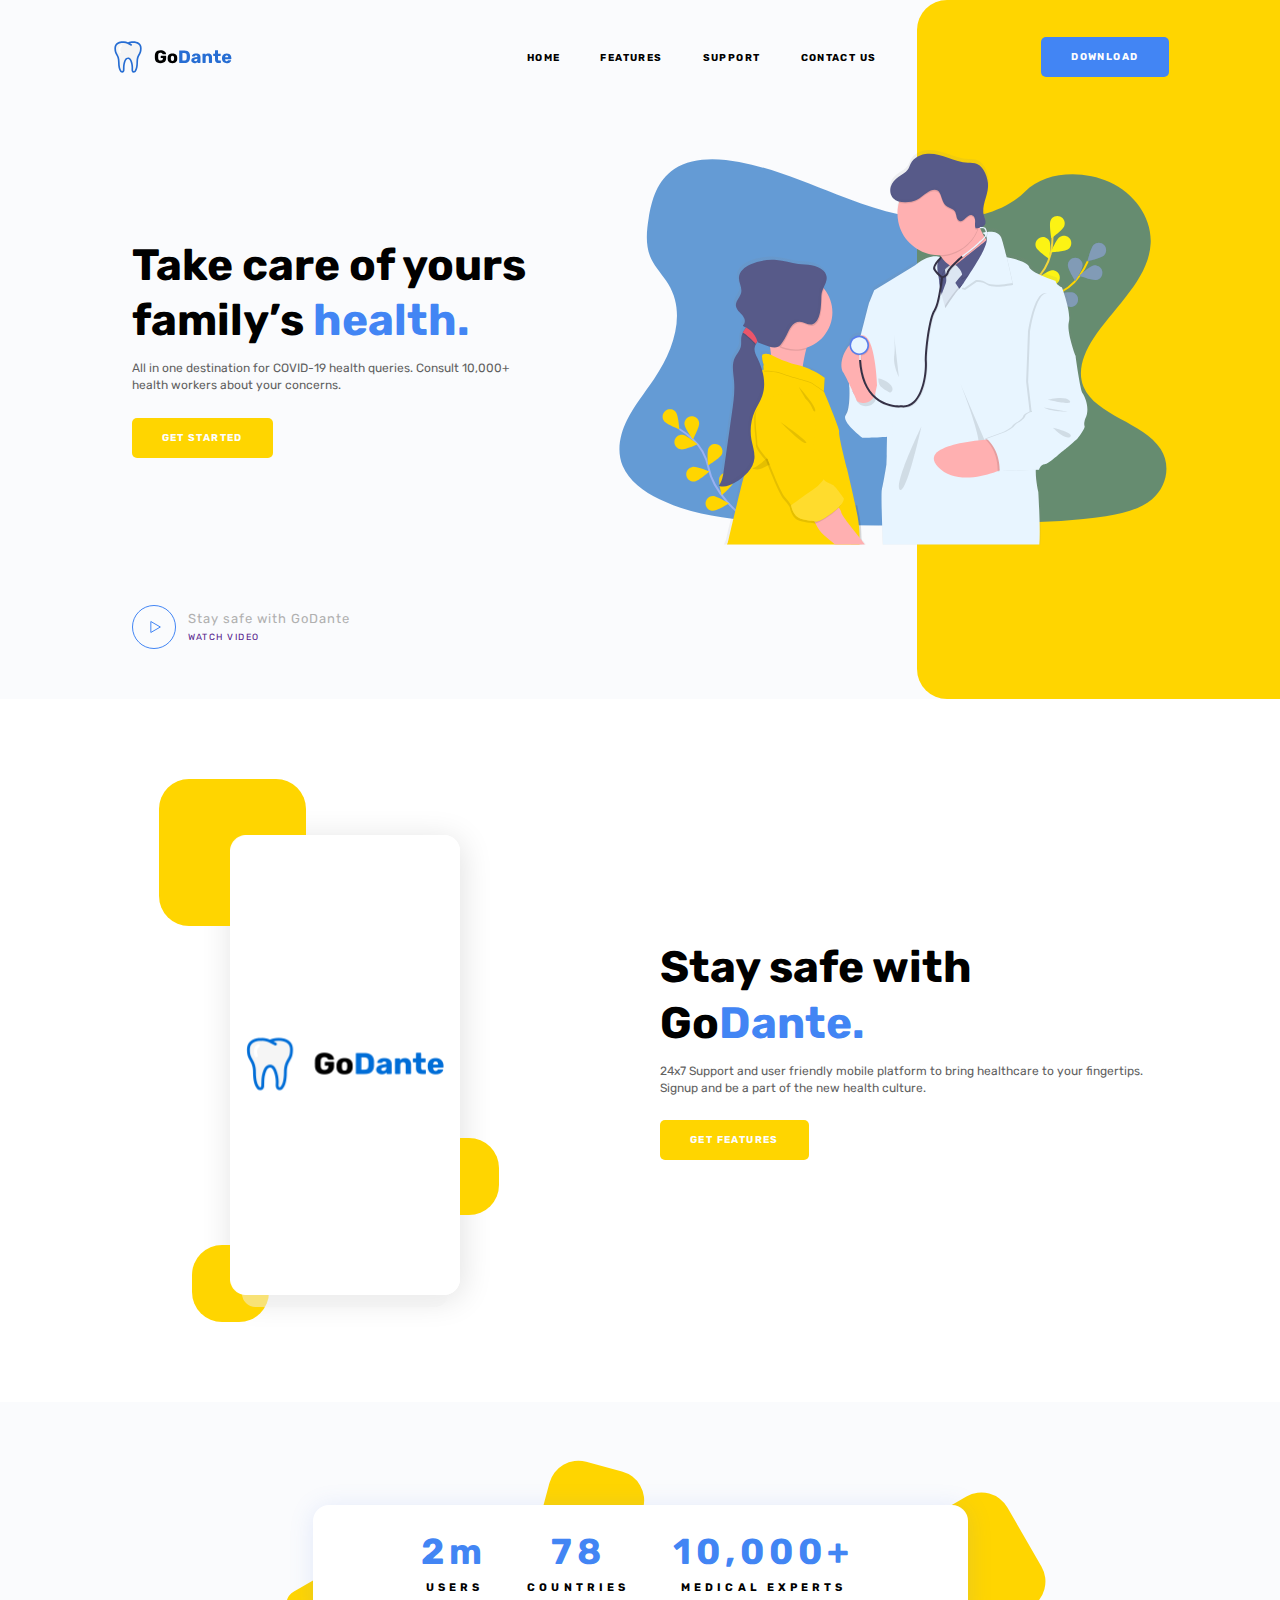
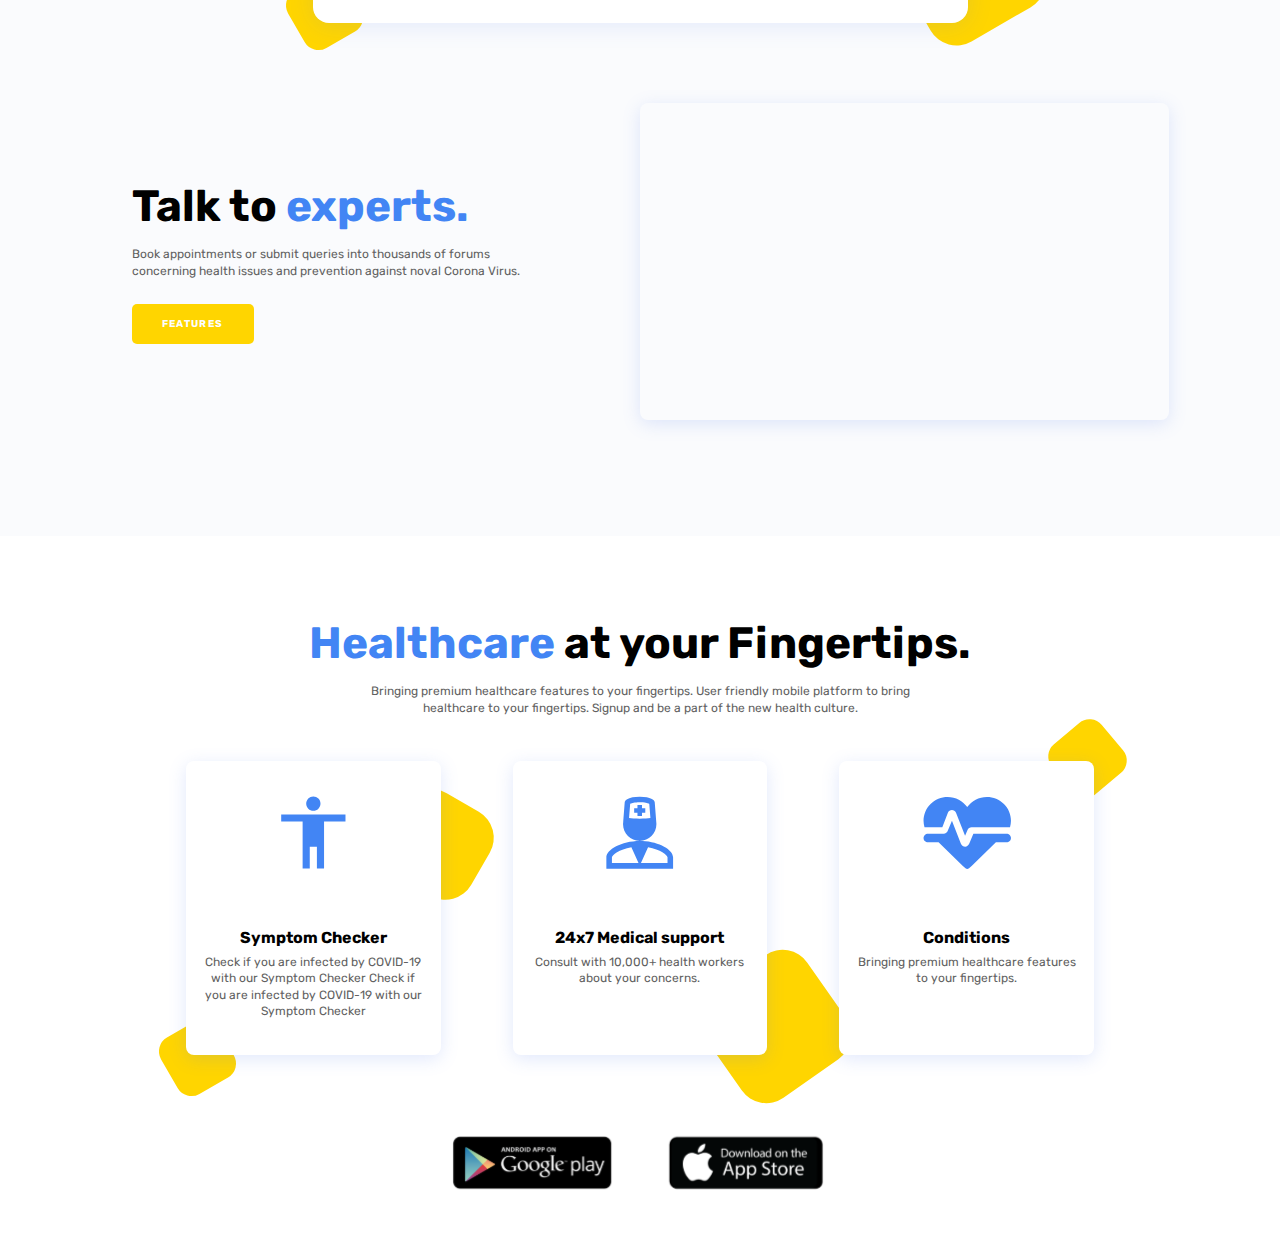
<file: index.html>
<!DOCTYPE html>
<html lang="en">

<head>
    <meta charset="UTF-8">
    <meta http-equiv="X-UA-Compatible" content="IE=edge">
    <meta name="viewport" content="width=device-width, initial-scale=1.0">
    <link rel="stylesheet" href="css/style.min.css">
    <title>GoForward</title>
</head>
<body>

    <div class="wrapper">
        <header id="open" class="header">
    <div id="close" class="header__container">
        <a href="" class="header__logo">
            <img src="img/logo_icon.svg" alt="Oops! Here is logo)">
        </a>
        <div class="header__menu menu">
            <nav  class="menu__body">
                <ul class="menu__list">
                    <li class="menu__item"><a href="" class="menu__link">HOME</a></li>
                    <li class="menu__item"><a href="" class="menu__link">FEATURES</a></li>
                    <li class="menu__item"><a href="" class="menu__link">SUPPORT</a></li>
                    <li class="menu__item"><a href="" class="menu__link">CONTACT US</a></li>
                </ul>
            </nav>
        </div>
        <div class="header__button">
            <a href="" class="button button_blue">DOWNLOAD</a>
            <a class="icon-menu" type="button" href="#open"><span></span></a>
            <a class="close-icon-menu" type="button" href="#close"></a>
        </div>        
    </div>
</header>
        
        <main class="main">
            <section class="get-started">
                <div class="get-started__container">
                    <div class="get-started__content">
                        <div class="get-started__block-text block-text">
                            <h1 class="block-text__title block-text__title_blue">
                                Take care of yours family’s <span>health.</span>
                            </h1>
                            <div class="block-text__text">
                                All in one destination for COVID-19 health queries.  Consult 10,000+ health workers about your concerns.
                            </div>
                            <a href="" class="block-text__button button">GET STARTED</a>
                        </div>
                    </div>
                    <div class="get-started__image">
                        <img src="img/get-started/dentist-main.svg" alt="">
                    </div>
                    <div class="get-started__video">
                        <a href="" class="video-get-started">
                            <div class="video-get-started__icon">
                                <img src="img/get-started/play-arrow.svg" alt="Button Play">
                            </div>
                            <div class="video-get-started__body">
                                <div class="video-get-started__title">Stay safe with GoDante</div>
                                <div class="video-get-started__text">Watch Video</div>
                            </div>
                        </a>
                    </div>                    
                </div>
            </section>
            <section class="stay-safe">
                <div class="stay-safe__container">
                    <div class="stay-safe__media">
                        <div class="media-stay-safe">
                            <div class="media-stay-safe__image">
                                <img src="img/stay-safe/app.png" alt="phone app">
                            </div>
                            <div class="media-stay-safe__item media-stay-safe__item1"></div>
                            <div class="media-stay-safe__item media-stay-safe__item2"></div>
                            <div class="media-stay-safe__item media-stay-safe__item3"></div>
                        </div>                        
                    </div>
                    <div class="stay-safe__content">
                        <div class="stay-safe__block-text block-text">
                            <h1 class="block-text__title block-text__title_blue">
                                Stay safe with  Go<span>Dante.</span>
                            </h1>
                            <div class="block-text__text">
                                24x7 Support and user friendly mobile platform to bring healthcare to your fingertips. Signup and be a part of the new health culture.
                            </div>
                            <a href="" class="block-text__button button">GET FEATURES</a>
                        </div>
                    </div>
                </div>
            </section>
            <section class="experts">
                <div class="experts__container">
                    <div class="experts__statistics statistics-experts">
                        <div class="statistics-experts__body body-statistics-experts">
                            <div class="body-statistics-experts__item">
                                <div class="body-statistics-experts__value">2m</div>
                                <div class="body-statistics-experts__text">USERS</div>
                            </div>
                            <div class="body-statistics-experts__item">
                                <div class="body-statistics-experts__value">78</div>
                                <div class="body-statistics-experts__text">Countries</div>
                            </div>
                            <div class="body-statistics-experts__item">
                                <div class="body-statistics-experts__value">10,000+</div>
                                <div class="body-statistics-experts__text">Medical experts</div>
                            </div>
                        </div>
                        <div class="statistics-experts__decor statistics-experts__decor_1"></div>
                        <div class="statistics-experts__decor statistics-experts__decor_2"></div>
                        <div class="statistics-experts__decor statistics-experts__decor_3"></div>
                    </div>
                    <div class="experts__body">
                        <div class="experts__content">
                            <div class="experts__block-text block-text">
                                <h1 class="block-text__title block-text__title_blue">
                                    Talk to <span>experts.</span>
                                </h1>
                                <div class="block-text__text">
                                    Book appointments or submit queries into thousands of forums concerning health issues and prevention against noval Corona Virus.
                                </div>
                                <a href="" class="block-text__button button">FEATURES</a>
                            </div>
                        </div>
                        <div class="experts__video">
                            <iframe src="https://www.youtube.com/embed/cfcn1-EzSbc" title="YouTube video player" frameborder="0" allow="accelerometer; autoplay; clipboard-write; encrypted-media; gyroscope; picture-in-picture" allowfullscreen></iframe>
                        </div>
                    </div>
                </div>
            </section>
            <section class="healthcare">
                <div class="healthcare__container">
                    <div class="healthcare__block-text block-text block-text-center">
                        <h1 class="block-text__title block-text__title_blue">
                            <span>Healthcare</span> at your Fingertips.
                        </h1>
                        <div class="block-text__text block-text__text_mw">
                            Bringing premium healthcare features to your fingertips. User friendly mobile platform to bring healthcare to your fingertips. Signup and be a part of the new health culture.
                        </div>
                    </div>
                    <div class="healthcare__items">
                        <div class="healthcare__column healthcare__column_1">
                            <div class="healthcare__item item-healthcare item-healthcare_1">
                                <div class="item-healthcare__icon">
                                    <img src="img/healthcare/man.svg" alt="man">
                                </div>
                                <div class="item-healthcare__title">
                                    Symptom Checker
                                </div>
                                <div class="item-healthcare__text">
                                    Check if you are infected by COVID-19 with our Symptom Checker
                                    Check if you are infected by COVID-19 with our Symptom Checker
                                </div>
                            </div>
                        </div>
                        <div class="healthcare__column healthcare__column_2">
                            <div class="healthcare__item item-healthcare">
                                <div class="item-healthcare__icon">
                                    <img src="img/healthcare/doctor.svg" alt="man">
                                </div>
                                <div class="item-healthcare__title">
                                    24x7 Medical support
                                </div>
                                <div class="item-healthcare__text">
                                    Consult with 10,000+ health workers about your concerns.
                                </div>
                            </div>
                        </div>
                        <div class="healthcare__column healthcare__column_3">
                            <div class="healthcare__item item-healthcare">
                                <div class="item-healthcare__icon">
                                    <img src="img/healthcare/heart.svg" alt="man">
                                </div>
                                <div class="item-healthcare__title">
                                    Conditions
                                </div>
                                <div class="item-healthcare__text">
                                    Bringing premium healthcare features to your fingertips.
                                </div>
                            </div>
                        </div>

                        
                        
                       
                    </div>
                </div>
            </section>
        </main>
        <footer class="footer">
    <div class="footer__container">
        <div class="footer__items">
            <a href="" class="footer__item">
                <img src="img/healthcare/google-play.svg" alt="google-play">
            </a>
            <a href="" class="footer__item">
                <img src="img/healthcare/app-store.svg" alt="app-store">
            </a>
        </div>
    </div>
</footer>
    </div>

    
    <script src="js/app.min.js"></script>
</body>
</html>
</file>
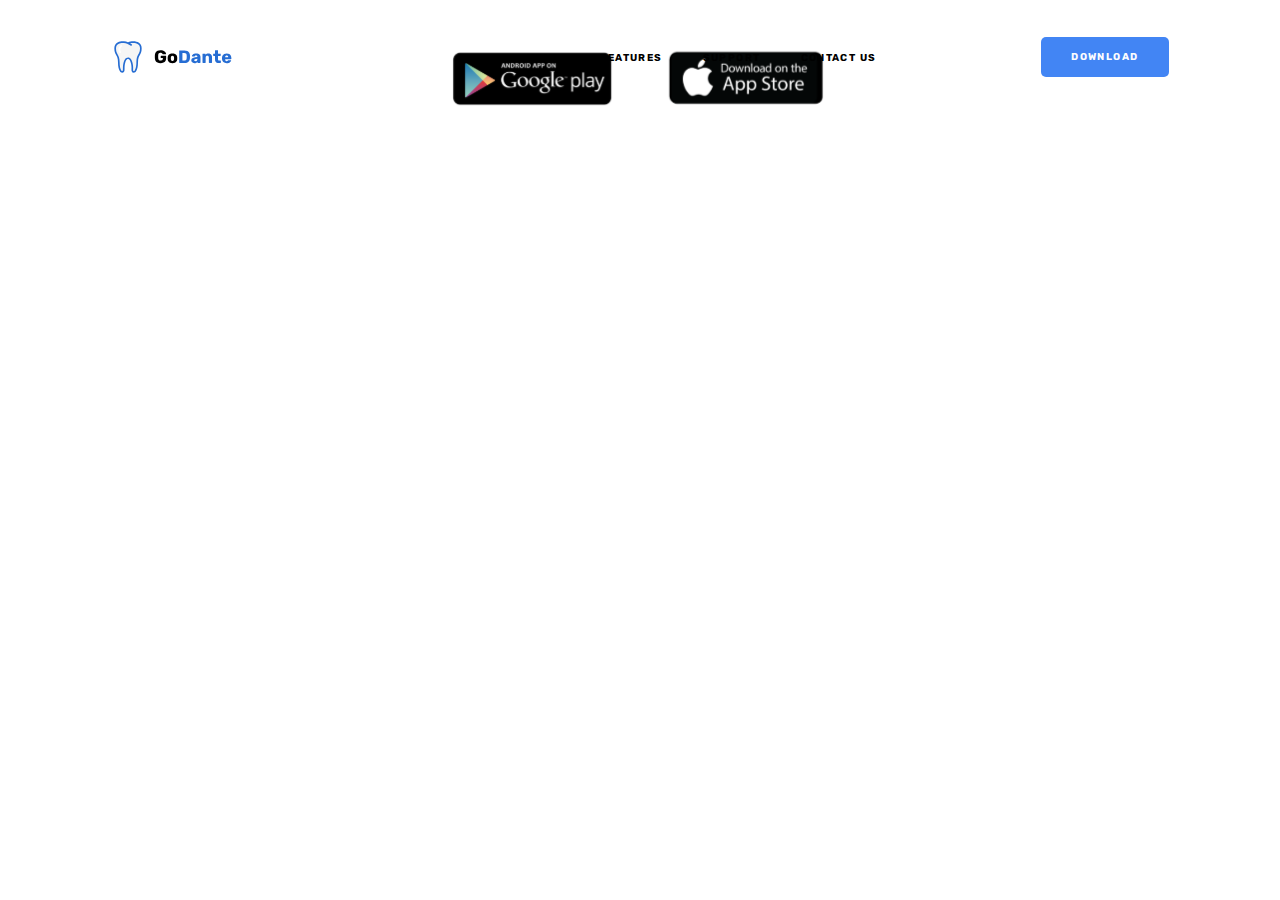
<file: about.html>
<!DOCTYPE html>
<html lang="en">

<head>
    <meta charset="UTF-8">
    <meta http-equiv="X-UA-Compatible" content="IE=edge">
    <meta name="viewport" content="width=device-width, initial-scale=1.0">
    <link rel="stylesheet" href="css/style.min.css">
    <title>About Us</title>
</head>
<body>
    <header id="open" class="header">
    <div id="close" class="header__container">
        <a href="" class="header__logo">
            <img src="img/logo_icon.svg" alt="Oops! Here is logo)">
        </a>
        <div class="header__menu menu">
            <nav  class="menu__body">
                <ul class="menu__list">
                    <li class="menu__item"><a href="" class="menu__link">HOME</a></li>
                    <li class="menu__item"><a href="" class="menu__link">FEATURES</a></li>
                    <li class="menu__item"><a href="" class="menu__link">SUPPORT</a></li>
                    <li class="menu__item"><a href="" class="menu__link">CONTACT US</a></li>
                </ul>
            </nav>
        </div>
        <div class="header__button">
            <a href="" class="button button_blue">DOWNLOAD</a>
            <a class="icon-menu" type="button" href="#open"><span></span></a>
            <a class="close-icon-menu" type="button" href="#close"></a>
        </div>        
    </div>
</header>

    <main></main>
    <footer class="footer">
    <div class="footer__container">
        <div class="footer__items">
            <a href="" class="footer__item">
                <img src="img/healthcare/google-play.svg" alt="google-play">
            </a>
            <a href="" class="footer__item">
                <img src="img/healthcare/app-store.svg" alt="app-store">
            </a>
        </div>
    </div>
</footer>
</body>
</html>
</file>
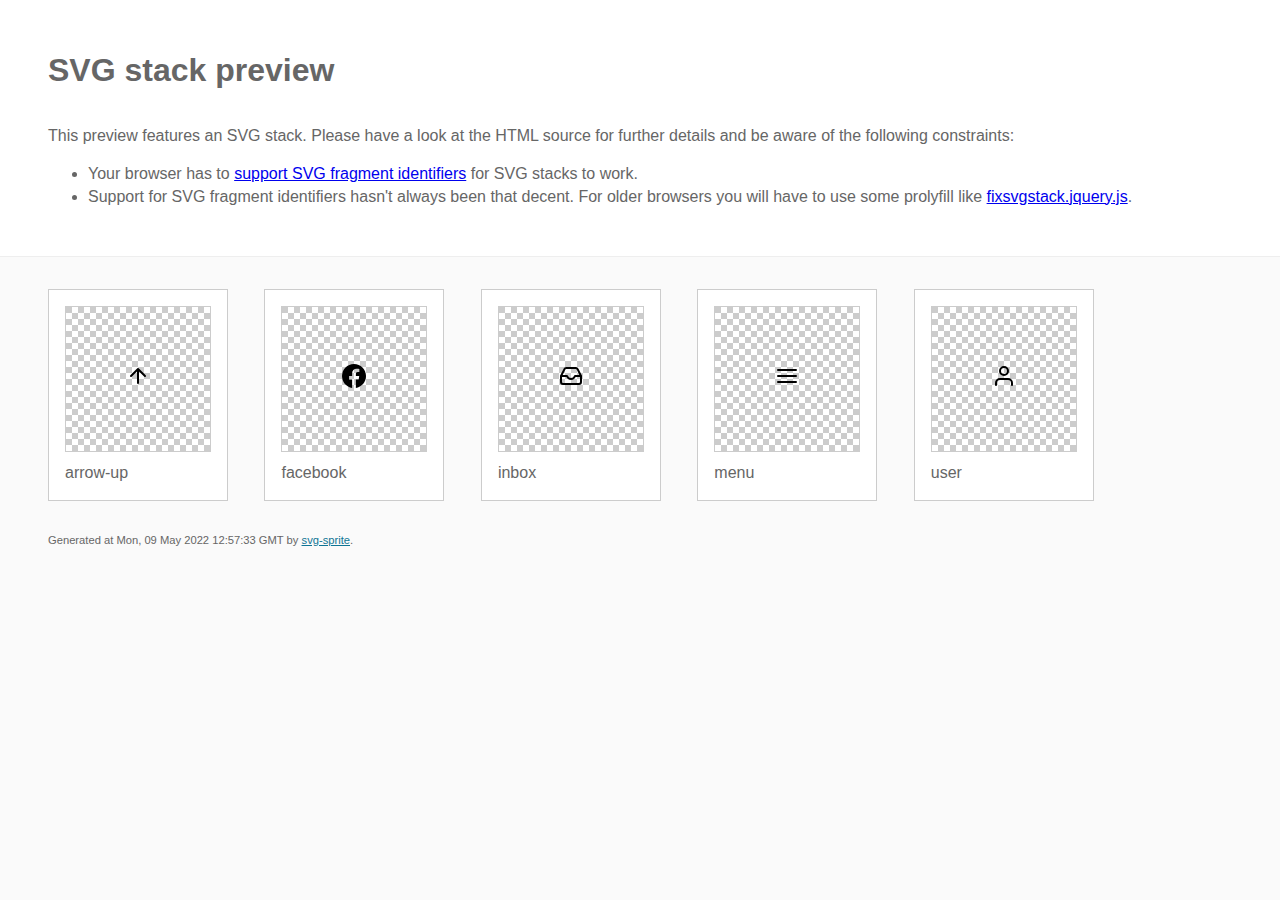
<file: img/stack/sprite.stack.html>
<!DOCTYPE html>
<html lang="en" xmlns="http://www.w3.org/1999/xhtml">
	<head>
		<meta charset="utf-8"/>
		<meta http-equiv="X-UA-Compatible" content="IE=Edge"/>
		<title>SVG stack preview | svg-sprite</title>
		<style>@charset "UTF-8";body{padding:0;margin:0;color:#666;background:#fafafa;font-family:Arial,Helvetica,sans-serif;font-size:1em;line-height:1.4}header{display:block;padding:3em 3em 2em 3em;background-color:#fff}header p{margin:2em 0 0 0}section{border-top:1px solid #eee;padding:2em 3em 0 3em}section ul{margin:0;padding:0}section li{display:inline;display:inline-block;background-color:#fff;position:relative;margin:0 2em 2em 0;vertical-align:top;border:1px solid #ccc;padding:1em 1em 3em 1em;cursor:default}.icon-box{margin:0;width:144px;height:144px;position:relative;background:#ccc url("[data-uri]") top left repeat;border:1px solid #ccc;display:table-cell;vertical-align:middle;text-align:center}.icon{display:inline;display:inline-block}h1{margin-top:0}h2{margin:0;padding:0;font-size:1em;font-weight:normal;white-space:nowrap;overflow:hidden;text-overflow:ellipsis;position:absolute;left:1em;right:1em;bottom:1em}footer{display:block;margin:0;padding:0 3em 3em 3em}footer p{margin:0;font-size:.7em}footer a{color:#0f7595;margin-left:0}</style>

<!--

Sprite shape dimensions
====================================================================================================
You will need to set the sprite shape dimensions via CSS when you use them as stack SVGs, otherwise
they would become a huge 100% in size. You may use the following dimension classes for doing so.
They might well be outsourced to an external stylesheet of course.

-->

<style type="text/css">
	.svg-arrow-up-dims { width: 24px; height: 24px; }
	.svg-facebook-dims { width: 24px; height: 24px; }
	.svg-inbox-dims { width: 24px; height: 24px; }
	.svg-menu-dims { width: 24px; height: 24px; }
	.svg-user-dims { width: 24px; height: 24px; }
</style>

<!--
====================================================================================================
-->

	</head>
	<body>
		<header>
			<h1>SVG stack preview</h1>
			<p>This preview features an SVG stack. Please have a look at the HTML source for further details and be aware of the following constraints:</p>
			<ul>
				<li>Your browser has to <a href="http://caniuse.com/#feat=svg-fragment" target="_blank" rel="noopener noreferrer">support SVG fragment identifiers</a> for SVG stacks to work.</li>
				<li>Support for SVG fragment identifiers hasn't always been that decent. For older browsers you will have to use some prolyfill like <a href="https://github.com/preciousforever/SVG-Stacker/blob/master/fixsvgstack.jquery.js" target="_blank" rel="noopener noreferrer">fixsvgstack.jquery.js</a>.</li>
			</ul>
		</header>
		<section>

<!--

SVG stack
====================================================================================================
These SVG images make use of fragment identifiers (IDs) to reference certain portions of the
external sprite. By default, all shapes inside the sprite are hidden by CSS. The `:target` pseudo
selector is used to show the very shape that is referenced by the fragment identifier.

-->

			<ul>

				<li title="arrow-up">
					<div class="icon-box">

						<!-- arrow-up -->
						<img src="../icons/icons.svg#arrow-up" class="svg-arrow-up-dims" alt="arrow-up"/>

					</div>
					<h2>arrow-up</h2>
				</li>
				<li title="facebook">
					<div class="icon-box">

						<!-- facebook -->
						<img src="../icons/icons.svg#facebook" class="svg-facebook-dims" alt="facebook"/>

					</div>
					<h2>facebook</h2>
				</li>
				<li title="inbox">
					<div class="icon-box">

						<!-- inbox -->
						<img src="../icons/icons.svg#inbox" class="svg-inbox-dims" alt="inbox"/>

					</div>
					<h2>inbox</h2>
				</li>
				<li title="menu">
					<div class="icon-box">

						<!-- menu -->
						<img src="../icons/icons.svg#menu" class="svg-menu-dims" alt="menu"/>

					</div>
					<h2>menu</h2>
				</li>
				<li title="user">
					<div class="icon-box">

						<!-- user -->
						<img src="../icons/icons.svg#user" class="svg-user-dims" alt="user"/>

					</div>
					<h2>user</h2>
				</li>
			</ul>

<!--
====================================================================================================
-->

		</section>
		<footer>
			<p>Generated at Mon, 09 May 2022 12:57:33 GMT by <a href="https://github.com/svg-sprite/svg-sprite" target="_blank" rel="noopener noreferrer">svg-sprite</a>.</p>
		</footer>
	</body>
</html>
</file>
<file: css/style.min.css>
@font-face {
  font-family: Rubik;
  font-display: swap;
  src: url("../fonts/Rubik-Regular.woff2") format("woff2"), url("../fonts/Rubik-Regular.woff") format("woff");
  font-weight: 400;
  font-style: normal;
}
@font-face {
  font-family: Rubik;
  font-display: swap;
  src: url("../fonts/Rubik-SemiBold.woff2") format("woff2"), url("../fonts/Rubik-SemiBold.woff") format("woff");
  font-weight: 600;
  font-style: normal;
}
@font-face {
  font-family: Rubik;
  font-display: swap;
  src: url("../fonts/Rubik-Bold.woff2") format("woff2"), url("../fonts/Rubik-Bold.woff") format("woff");
  font-weight: 700;
  font-style: normal;
}
*,
*::before,
*::after {
  padding: 0;
  margin: 0;
  border: 0;
  box-sizing: border-box;
}

a {
  text-decoration: none;
}

ul,
ol,
li {
  list-style: none;
}

img {
  vertical-align: top;
}

h1,
h2,
h3,
h4,
h5,
h6 {
  font-weight: inherit;
  font-size: inherit;
}

html,
body {
  height: 100%;
  line-height: 1;
}

body {
  font-family: Rubik;
  font-size: 12px;
  color: #616161;
}

/*-------------------------*/
.wrapper {
  overflow: hidden;
  display: flex;
  flex-direction: column;
  min-height: 100%;
}

/*-------------------------*/
.main {
  flex: 1 1 auto;
}

[class*=__container] {
  max-width: 1087px;
  margin: 0px auto;
  padding: 0 15px;
}

/*-----------------------------------*/
.header {
  position: absolute;
  width: 100%;
  top: 0;
  left: 0;
  z-index: 50;
}

.header__container {
  display: flex;
  min-height: 114px;
  align-items: center;
}

.header__logo {
  position: relative;
  z-index: 5;
}

.header__menu {
  flex: 1 1 auto;
}

.header__button {
  flex: 0 0 252px;
  display: flex;
  justify-content: flex-end;
  align-items: center;
  position: relative;
  z-index: 5;
}

/*-----------------------------------*/
.menu {
  display: flex;
  justify-content: flex-end;
}

.menu__list {
  display: flex;
}

.menu__item {
  margin-right: 40px;
}

.menu__link {
  text-transform: uppercase;
  font-weight: 700;
  font-size: 10px;
  line-height: 1.2;
  color: #000;
  letter-spacing: 0.14em;
}

.menu__link:hover {
  text-decoration: underline;
}

/*-----------------------------------*/
.button {
  display: inline-block;
  text-transform: uppercase;
  font-weight: 800;
  font-size: 10px;
  line-height: 12px;
  letter-spacing: 0.14em;
  color: #FCFDFE;
  padding: 14px 30px;
  border-radius: 5px;
  background-color: #FFD500;
  transition: all 0.5s ease 0s;
}

.button:hover {
  background-color: #ebcb2c;
}

.button_blue {
  background-color: #4285F4;
}

.button_blue:hover {
  background-color: #3970c9;
}

/*-----------------------------------*/
.close-icon-menu,
.icon-menu {
  display: none;
}

@media (max-width: 767.98px) {
  .icon-menu {
    position: relative;
    flex: 0 0 30px;
    height: 18px;
    display: flex;
    flex-direction: column;
    justify-content: space-between;
    margin-left: 20px;
  }

  .icon-menu::before,
.icon-menu::after {
    content: "";
    background-color: #000;
    height: 2px;
  }

  .icon-menu span {
    height: 2px;
    background-color: #000;
  }

  .close-icon-menu {
    flex: 0 0 30px;
    height: 30px;
    position: relative;
    margin-left: 20px;
  }

  .close-icon-menu::before,
.close-icon-menu::after {
    content: "";
    position: absolute;
    top: 50%;
    left: 0;
    width: 100%;
    background-color: #000;
    height: 2px;
  }

  .close-icon-menu::before {
    transform: rotate(-45deg);
  }

  .close-icon-menu::after {
    transform: rotate(45deg);
  }

  .header:target .icon-menu {
    display: none;
  }

  .header:target .close-icon-menu {
    display: flex;
  }
}
@media (max-width: 1057px) {
  [class*=__container] {
    max-width: 970px;
  }
}
@media (max-width: 991.98px) {
  [class*=__container] {
    max-width: 750px;
  }

  .header__container {
    min-height: 80px;
  }

  .header__button {
    flex: 0 0 170px;
  }

  .menu__item {
    margin-right: 30px;
  }
}
@media (max-width: 767.98px) {
  [class*=__container] {
    max-width: none;
  }

  .icon-menu {
    display: flex;
  }

  .menu__body {
    position: fixed;
    top: 0;
    left: -100%;
    width: 100%;
    height: 100%;
    overflow: auto;
    background-color: #fff;
    padding: 90px 15px 30px 15px;
    transition: left 0.3s ease 0s;
  }

  .header:target .menu__body {
    left: 0;
  }

  .header:target .menu__body::before {
    content: "";
    position: fixed;
    top: 0;
    left: 0;
    height: 80px;
    width: 100%;
    background-color: #fff;
  }

  .menu__list {
    flex-direction: column;
    justify-content: center;
    align-items: center;
  }

  .menu__item {
    margin: 0px 0px 25px 0px;
  }

  .menu__item:last-child {
    margin-bottom: 0;
  }

  .menu__link {
    color: #000;
    font-size: 20px;
  }
}
@media (max-width: 479.98px) {
  .header__logo {
    flex: 0 0 40px;
    overflow: hidden;
  }
}
/*  =====================================================================*/
.block-text__title {
  font-weight: 700;
  font-size: 44px;
  line-height: 126%;
  color: #000;
}
.block-text__title span {
  color: #FFD500;
}
.block-text__title_blue span {
  color: #4285F4;
}
.block-text__title:not(:last-child) {
  margin: 0px 0px 12px 0px;
}
.block-text__text {
  line-height: 138.5%;
}
.block-text__text:not(:last-child) {
  margin: 0px 0px 24px 0px;
}
.block-text__text_mw {
  max-width: 600px;
  margin: 0px auto;
}
.block-text-center {
  text-align: center;
}

@media (max-width: 767.98px) {
  .block-text__title {
    font-size: 34px;
  }
}
/*  =====================================================================*/
.get-started {
  background-color: #FAFBFD;
}
.get-started__container {
  display: flex;
  flex-wrap: wrap;
  align-items: center;
  position: relative;
  padding: 150px 15px 50px 15px;
}
.get-started__container::before {
  content: "";
  position: absolute;
  width: 100vw;
  height: 100%;
  right: 267px;
  top: 0;
  transform: translate(100%, 0px);
  border-radius: 30px 0px 0px 30px;
  background-color: #FFD500;
}
.get-started__content {
  flex: 0 1 48%;
  padding: 0px 20px;
}
.get-started__block-text {
  max-width: 410px;
}
.get-started__video {
  flex: 1 1 100%;
  padding: 60px 0px 0px 20px;
}
.get-started__image {
  flex: 0 1 52%;
  position: relative;
  z-index: 2;
}
.get-started__image img {
  max-width: 100%;
}

.video-get-started {
  display: inline-flex;
  align-items: center;
}
.video-get-started__icon {
  flex: 0 0 44px;
}
.video-get-started__body {
  padding: 0px 0px 0px 12px;
}
.video-get-started__title {
  color: #B0B0B0;
  font-size: 13px;
  line-height: 126%;
  letter-spacing: 0.08em;
}
.video-get-started__title:not(:last-child) {
  margin: 0px 0px 5px 0px;
}
.video-get-started__text {
  font-size: 9px;
  line-height: 126%;
  letter-spacing: 0.165em;
  text-transform: uppercase;
}

@media (max-width: 991.98px) {
  .get-started__container::before {
    right: 185px;
    border-radius: 20px 0px 0px 20px;
  }
}
@media (max-width: 767.98px) {
  .get-started__container {
    padding: 100px 15px 30px 15px;
  }
  .get-started__container::before {
    display: none;
  }
  .get-started__block-text {
    max-width: none;
  }
  .get-started__content {
    flex: 1 1 100%;
  }
  .get-started__image {
    flex: 1 1 100%;
    text-align: center;
    padding: 30px 0px;
  }
  .get-started__image img {
    max-width: 100%;
  }
}
/*  =====================================================================*/
.stay-safe {
  padding: 80px 0;
}
.stay-safe__container {
  display: flex;
  align-items: center;
}
.stay-safe__media {
  flex: 0 1 50%;
}
.stay-safe__content {
  flex: 0 1 50%;
  padding: 0px 20px;
}
.media-stay-safe {
  width: 373px;
  padding: 56px 0px 27px 0px;
  position: relative;
  text-align: center;
}
.media-stay-safe__image {
  box-shadow: 2px 4px 32px rgba(0, 0, 0, 0.12);
  border-radius: 16px;
  display: inline-block;
  position: relative;
  width: 61.5%;
}
.media-stay-safe__image img {
  position: relative;
  z-index: 3;
  width: 100%;
}
.media-stay-safe__image::after {
  content: "";
  position: absolute;
  bottom: -12px;
  left: 12px;
  width: 206px;
  height: 27px;
  background: rgba(240, 240, 240, 0.49);
  border-radius: 16px;
  z-index: 2;
}

.media-stay-safe__item {
  position: absolute;
  background-color: #FFD500;
  border-radius: 30px;
  width: 77px;
  height: 77px;
}
.media-stay-safe__item1 {
  top: 0;
  left: 0;
  width: 147px;
  height: 147px;
}
.media-stay-safe__item2 {
  bottom: 0;
  left: 33px;
}
.media-stay-safe__item3 {
  bottom: 107px;
  right: 33px;
}

@media (min-width: 991.98px) {
  .stay-safe__media {
    padding: 0px 0px 0px 47px;
  }
}
@media (max-width: 991.98px) {
  .stay-safe {
    padding: 60px 0;
  }
}
@media (max-width: 767.98px) {
  .stay-safe {
    padding: 30px 0;
  }
  .stay-safe__container {
    flex-direction: column-reverse;
  }
  .stay-safe__content {
    padding: 0px 0px 40px 20px;
  }
}
@media (max-width: 479.98px) {
  .media-stay-safe {
    width: 290px;
  }
}
/*  =====================================================================*/
.experts {
  background-color: #FAFBFD;
  padding: 103px 0px 116px 0px;
}
.experts__block-text {
  max-width: 400px;
}
.experts__video {
  flex: 0 1 50%;
  padding: 0 0 30% 0;
  position: relative;
  box-shadow: 0px 4px 18px rgba(88, 126, 236, 0.18);
  border-radius: 8px;
  overflow: hidden;
}
.experts__video iframe {
  position: absolute;
  width: 100%;
  height: 100%;
  top: 0;
  left: 0;
  object-fit: cover;
}
.experts__body {
  display: flex;
  align-items: center;
}
.experts__content {
  flex: 0 1 50%;
  padding: 0px 20px 0px 20px;
}

.statistics-experts {
  max-width: 655px;
  margin: 0px auto;
  position: relative;
}
.statistics-experts__body {
  position: relative;
  z-index: 2;
  background-color: #fff;
  box-shadow: 0px 2px 24px rgba(88, 126, 236, 0.15);
  border-radius: 16px;
  margin-bottom: 80px;
}
.statistics-experts__decor {
  position: absolute;
  background-color: #FFD500;
  border-radius: 30px;
}
.statistics-experts__decor_1 {
  width: 65px;
  height: 65px;
  transform: rotate(-30deg);
  border-radius: 16px;
  bottom: -21px;
  left: -21px;
}
.statistics-experts__decor_2 {
  width: 97px;
  height: 97px;
  right: 50%;
  top: -40px;
  transform: rotate(105deg);
}
.statistics-experts__decor_3 {
  width: 128px;
  height: 128px;
  right: -65px;
  top: 0;
  transform: rotate(-30deg);
}

.body-statistics-experts {
  padding: 25px 80px;
  display: flex;
  align-items: center;
}
.body-statistics-experts__item {
  flex: 0 1 25%;
  text-align: center;
}
.body-statistics-experts__item:last-child {
  flex: 0 1 50%;
}
.body-statistics-experts__value {
  font-weight: 700;
  font-size: 36px;
  line-height: 1.2;
  letter-spacing: 0.14em;
  color: #4285F4;
  margin-bottom: 5px;
}
.body-statistics-experts__text {
  font-weight: 700;
  font-size: 11px;
  line-height: 1.8;
  letter-spacing: 0.37em;
  text-transform: uppercase;
  color: #000000;
}

@media (max-width: 767.98px) {
  .experts {
    padding: 80px 0px 30px 0px;
  }
  .experts__body {
    flex-direction: column;
    align-items: stretch;
  }
  .experts__video {
    padding: 0 0 58% 0;
  }
  .experts__content {
    padding: 0;
    margin: 0 0 30px 0;
  }

  .statistics-experts__body {
    margin-bottom: 50px;
  }

  .body-statistics-experts {
    padding: 25px;
  }
}
@media (max-width: 479.98px) {
  .body-statistics-experts {
    flex-direction: column;
  }

  .body-statistics-experts__item:not(:last-child) {
    margin: 0px 0px 15px 0px;
  }
}
/*  =====================================================================*/
/*  =====================================================================*/
.healthcare {
  padding: 80px 0px 30px 0px;
}
.healthcare__block-text {
  margin: 0px 0px 45px 0px;
}
.healthcare__items {
  display: flex;
  max-width: 980px;
  margin: 0px auto;
}
.healthcare__column {
  position: relative;
  padding: 0 36px;
  flex: 0 1 33.333%;
}
.item-healthcare {
  height: 100%;
  background: #FFFFFF;
  box-shadow: 0px 4px 18px rgba(88, 126, 236, 0.18);
  border-radius: 8px;
  display: flex;
  flex-direction: column;
  align-items: center;
  padding: 35px 17px;
  text-align: center;
  position: relative;
  z-index: 2;
}
.item-healthcare__icon {
  margin: 0px 0px 58px 0px;
}
.item-healthcare__title {
  font-weight: 700;
  font-size: 16px;
  line-height: 138.5%;
  color: #000;
  margin: 0px 0px 4px 0px;
}
.item-healthcare__text {
  line-height: 138.5%;
}

.healthcare__column_1::after,
.healthcare__column_1::before {
  content: "";
  position: absolute;
  background-color: #FFD500;
  border-radius: 16px;
}

.healthcare__column_1::before {
  width: 65px;
  height: 65px;
  left: 15px;
  bottom: -35px;
  transform: rotate(-30deg);
}

.healthcare__column_1::after {
  width: 97px;
  height: 97px;
  right: -10px;
  top: 35px;
  border-radius: 30px;
  transform: rotate(30deg);
}

.healthcare__column_2::after {
  content: "";
  position: absolute;
  background-color: #FFD500;
  border-radius: 16px;
  width: 127px;
  height: 127px;
  right: -35px;
  bottom: -35px;
  border-radius: 30px;
  transform: rotate(55deg);
}

.healthcare__column_3::after {
  content: "";
  position: absolute;
  background-color: #FFD500;
  border-radius: 16px;
  width: 65px;
  height: 65px;
  right: 10px;
  top: -35px;
  border-radius: 16px;
  transform: rotate(50deg);
}

@media (max-width: 1087px) {
  .healthcare__column {
    padding: 0px 15px;
  }
}
@media (max-width: 991.98px) {
  .healthcare {
    padding: 30px 0px 30px 0px;
  }
  .healthcare__items {
    flex-direction: column;
  }
  .healthcare__column {
    padding: 0px 15px;
  }
  .healthcare__column:not(:last-child) {
    margin: 0px 0px 25px 0px;
  }
}
/*  =====================================================================*/
/*  =====================================================================*/
.footer {
  padding: 45px 0;
}
.footer__items {
  display: flex;
  column-gap: 50px;
  row-gap: 30px;
  justify-content: center;
  align-items: center;
}
@media (max-width: 500px) {
  .footer {
    padding: 30px 0;
  }
  .footer__items {
    flex-direction: column;
  }
}
</file>
